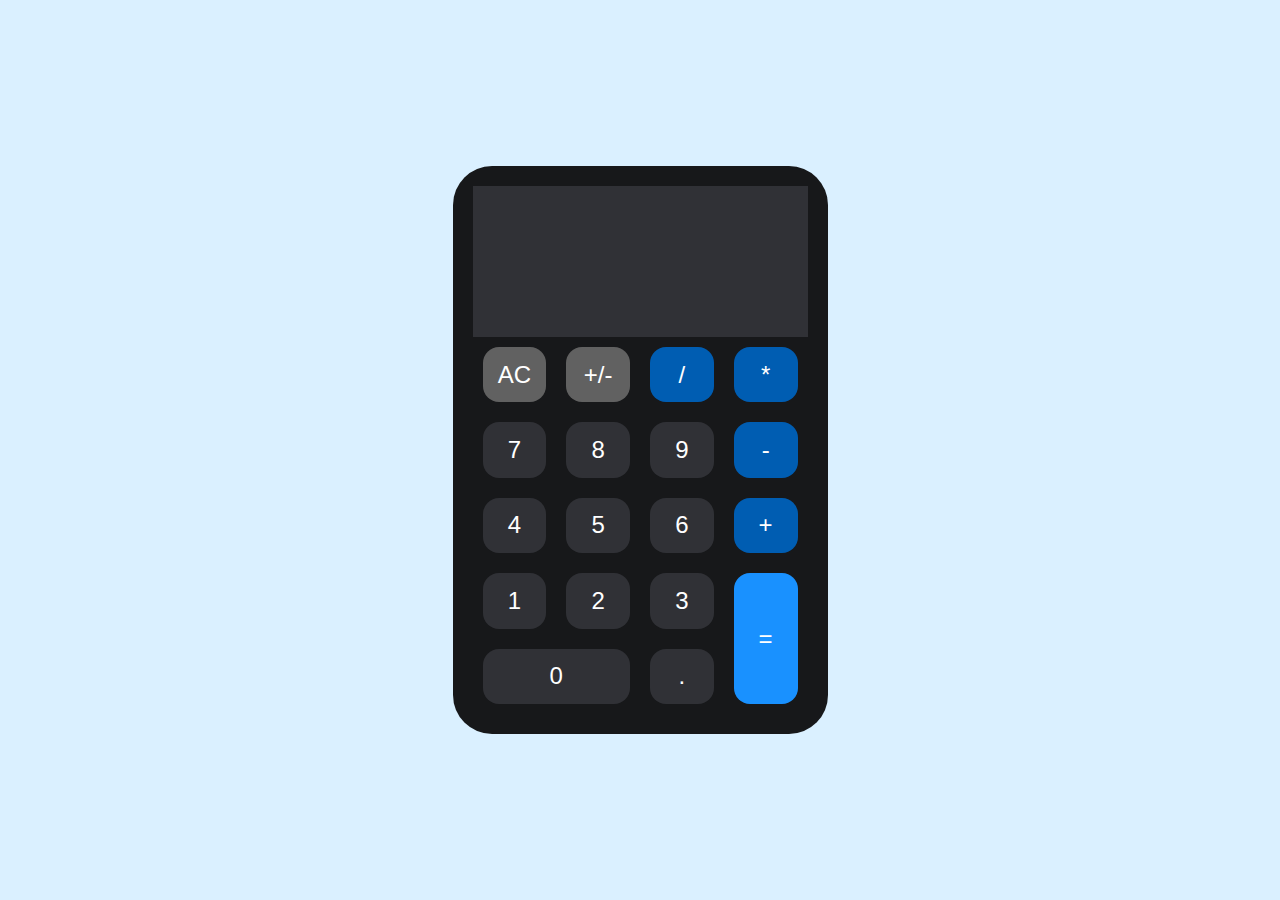
<file: CSS-Display-GRID-JS/index.html>
<!DOCTYPE html>
<html lang="pt-br">
<head>
    <meta charset="UTF-8">
    <meta http-equiv="X-UA-Compatible" content="IE=edge">
    <meta name="viewport" content="width=device-width, initial-scale=1.0">
    <link rel="stylesheet" href="./styles.css">
    <link rel="preconnect" href="https://fonts.googleapis.com">
    <link rel="preconnect" href="https://fonts.gstatic.com" crossorigin>
    <link href="https://fonts.googleapis.com/css2?family=Poppins:wght@300&display=swap" rel="stylesheet"> 
    <title>Calculadora</title>
</head>

<body>

    <div>
        <input class= "display">
        <button class="gray-button" onclick="limpaTela()">AC</button>
        <button class="gray-button" onclick="inverteSinal()">+/-</button>
        <button class="blue-button" onclick="adicionarCaracter('/')">/</button>
        <button class="blue-button" onclick="adicionarCaracter('*')">*</button>
        <button class="black-button" onclick="adicionarCaracter('7')">7</button>
        <button class="black-button" onclick="adicionarCaracter('8')">8</button>
        <button class="black-button" onclick="adicionarCaracter('9')">9</button>
        <button class="blue-button" onclick="adicionarCaracter('-')">-</button>
        <button class="black-button" onclick="adicionarCaracter('4')">4</button>
        <button class="black-button" onclick="adicionarCaracter('5')">5</button>
        <button class="black-button" onclick="adicionarCaracter('6')">6</button>
        <button class="blue-button" onclick="adicionarCaracter('+')">+</button>
        <button class="black-button" onclick="adicionarCaracter('1')">1</button>
        <button class="black-button" onclick="adicionarCaracter('2')">2</button>
        <button class="black-button" onclick="adicionarCaracter('3')">3</button>
        <button class="equal-button icon" onclick="calcular()">=</button>
        <button class="black-button zero" onclick="adicionarCaracter('0')">0</button>
        <button class="black-button" onclick="adicionarCaracter('.')">.</button>
    </div>

</body>
<script>
    
    function adicionarCaracter(caracter){
       const valorDisplay = document.querySelector(".display").value
       
        document.querySelector(".display").value = valorDisplay + caracter
    }

    function limpaTela(){
        document.querySelector(".display").value = ""
    }

    function calcular(){
        const valorDisplay = document.querySelector(".display").value
        document.querySelector(".display").value = eval(valorDisplay)
    }

    function inverteSinal(){
        const valorDisplay = document.querySelector(".display").value
        document.querySelector(".display").value = valorDisplay * -1
    }

</script>
</html>
</file>
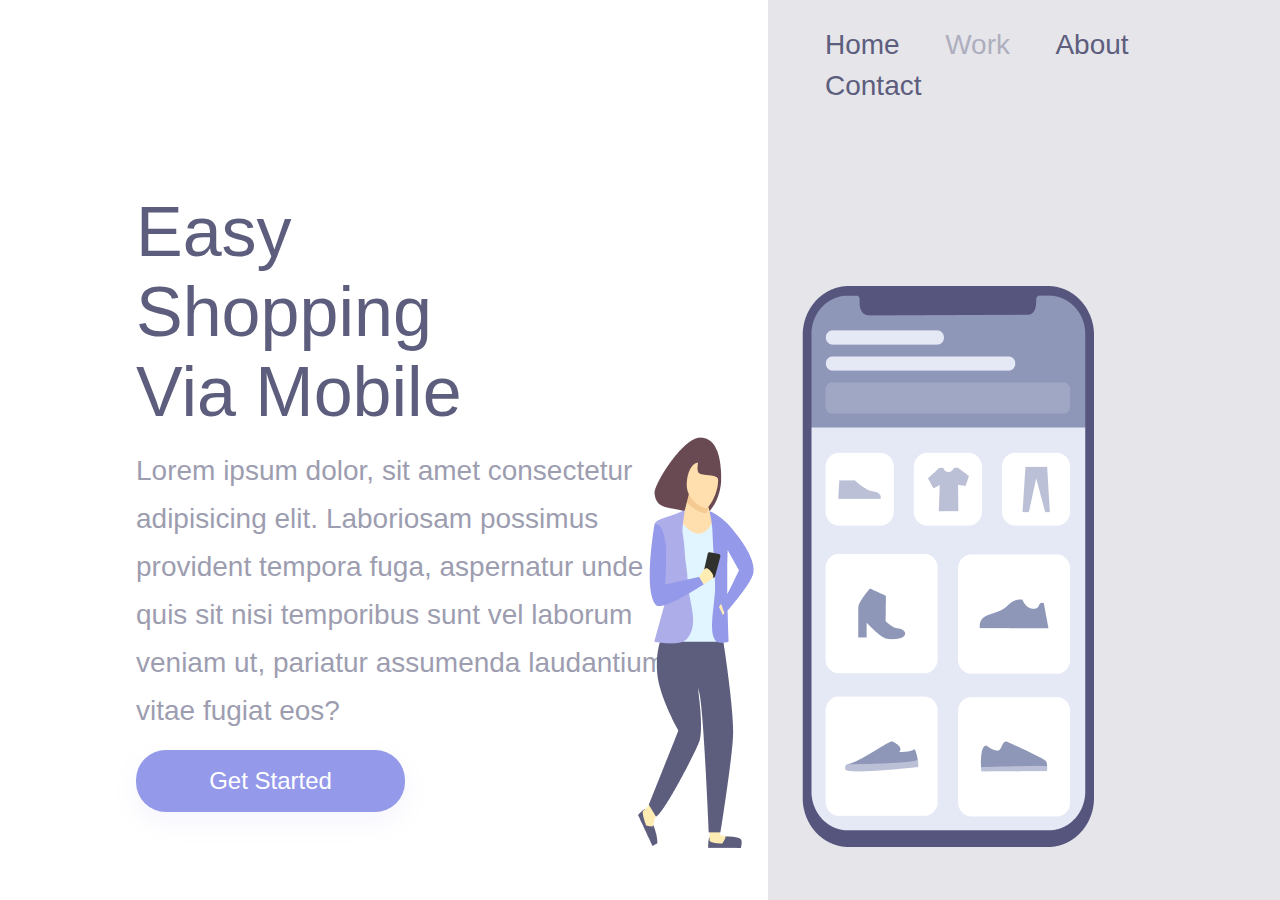
<file: CSS-RESPONSIVO/index.html>
<!DOCTYPE html>
<html lang="en">
<head>
    <meta charset="UTF-8">
    <meta http-equiv="X-UA-Compatible" content="IE=edge">
    <meta name="viewport" content="width=device-width, initial-scale=1.0">
    <link rel="stylesheet" href="./styles.css">
    <link rel="preconnect" href="https://fonts.googleapis.com">
    <link rel="preconnect" href="https://fonts.gstatic.com" crossorigin>
    <link href="https: //fonts.googleapis.com/css2? family= Oswald & display=swap" rel="stylesheet">
    <title>CSS-Responsivo-1</title>
</head>
<body>
    <div class="contaner">
        <section class="contaner-left">
            <h1>Easy Shopping Via Mobile</h1>
            <p>Lorem ipsum dolor, sit amet consectetur adipisicing elit. Laboriosam possimus provident tempora fuga, aspernatur unde quis sit nisi temporibus sunt vel laborum veniam ut, pariatur assumenda laudantium vitae fugiat eos?</p>
            <button>Get Started</button>
        </section>

        <section class="contaner-right">
            <header>
                <a>Home</a>
                <a>Work</a>
                <a>About</a>
                <a>Contact</a>
            </header>    
            <img src="./img/Illustration-3-3.png">
        </section>
    </div>    
</body>
</html>
</file>
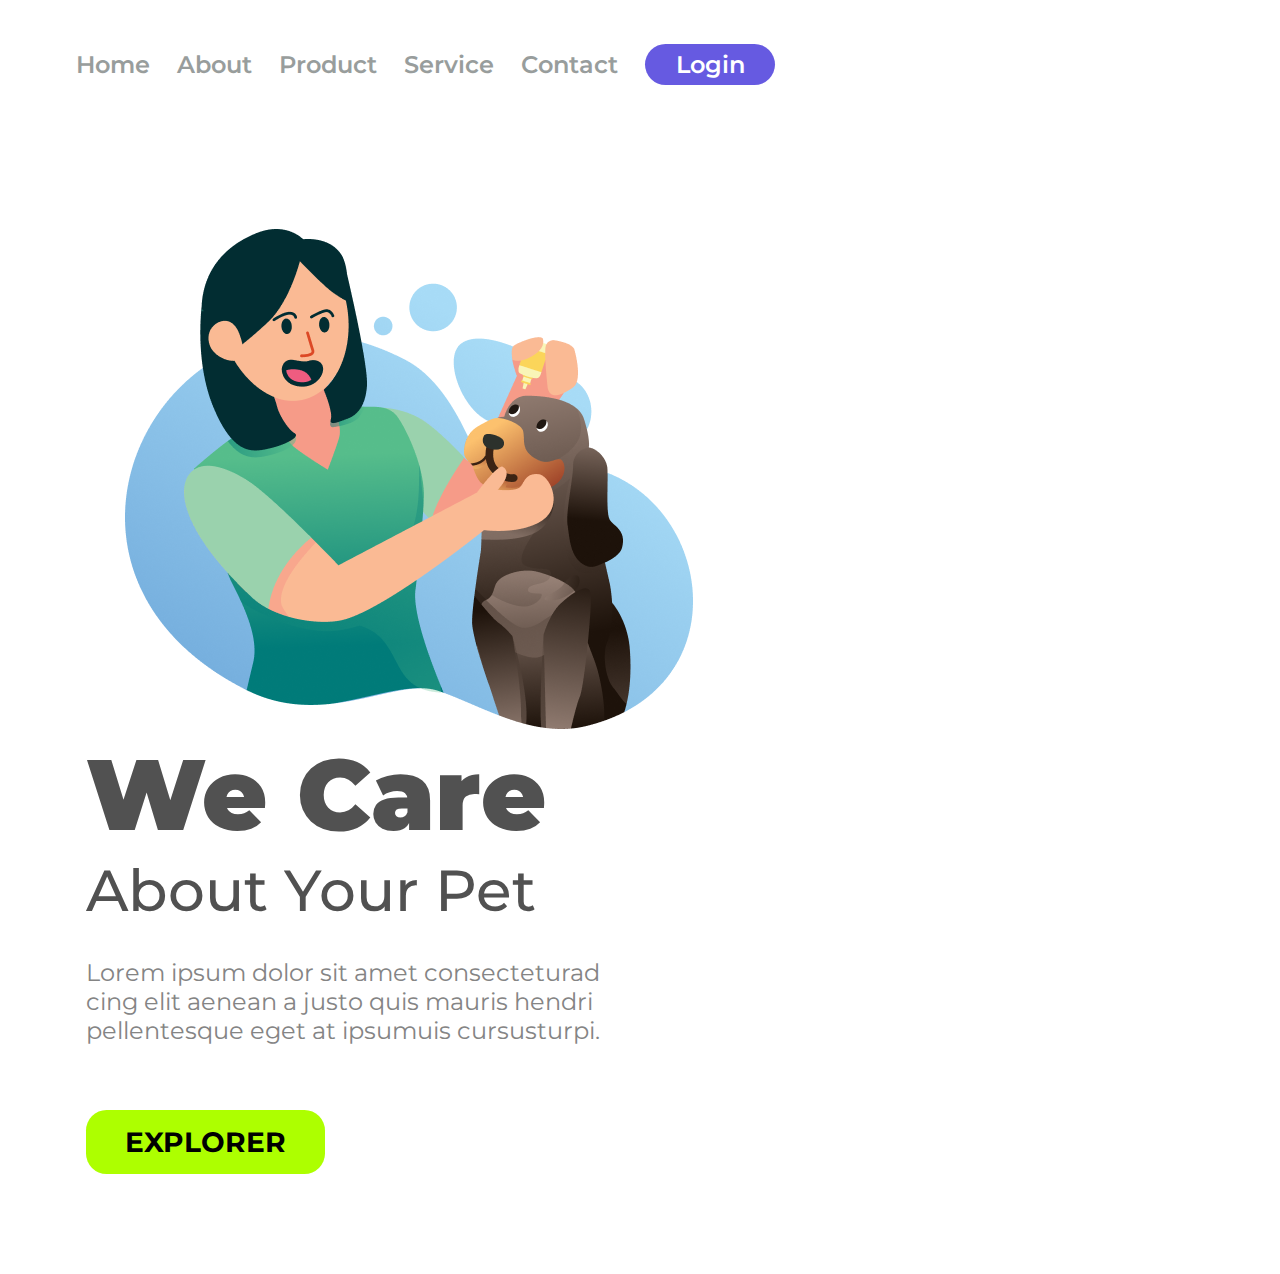
<file: CSS1/index.html>
<!DOCTYPE html>
<html lang="pt-br">

<head>

    <meta charset="UTF-8">
    <meta http-equiv="X-UA-Compatible" content="IE=edge">
    <meta name="viewport" content="width=device-width, initial-scale=1.0">
    <link rel="stylesheet" href="./styles.css">  
    <link rel="preconnect" href="https://fonts.googleapis.com">
    <link rel="preconnect" href="https://fonts.gstatic.com" crossorigin>
    <link href="https://fonts.googleapis.com/css2?family=Montserrat:wght@400;500;600;700;900&display=swap" rel="stylesheet">
    <title>WE CARE</title>

</head>

<body>
    <header>
        <a class="link-header">Home</a>
        <a class="link-header">About</a>
        <a class="link-header">Product</a>
        <a class="link-header">Service</a>
        <a class="link-header">Contact</a>
        <button class="button-login">Login</button>
    </header>

    <main>
        <img src="./img/WE CARE.png" alt="wecarelogo" class="img" >
        
        <div>
            <h1>We Care</h1>
            <h2>About Your Pet</h2>
            <p>Lorem ipsum dolor sit amet consecteturad
                cing elit aenean a justo quis mauris hendri
                pellentesque eget at ipsumuis cursusturpi.</p>
            <button class="button-main">EXPLORER</button>
        </div>
    </main>

</body>

</html>
</file>
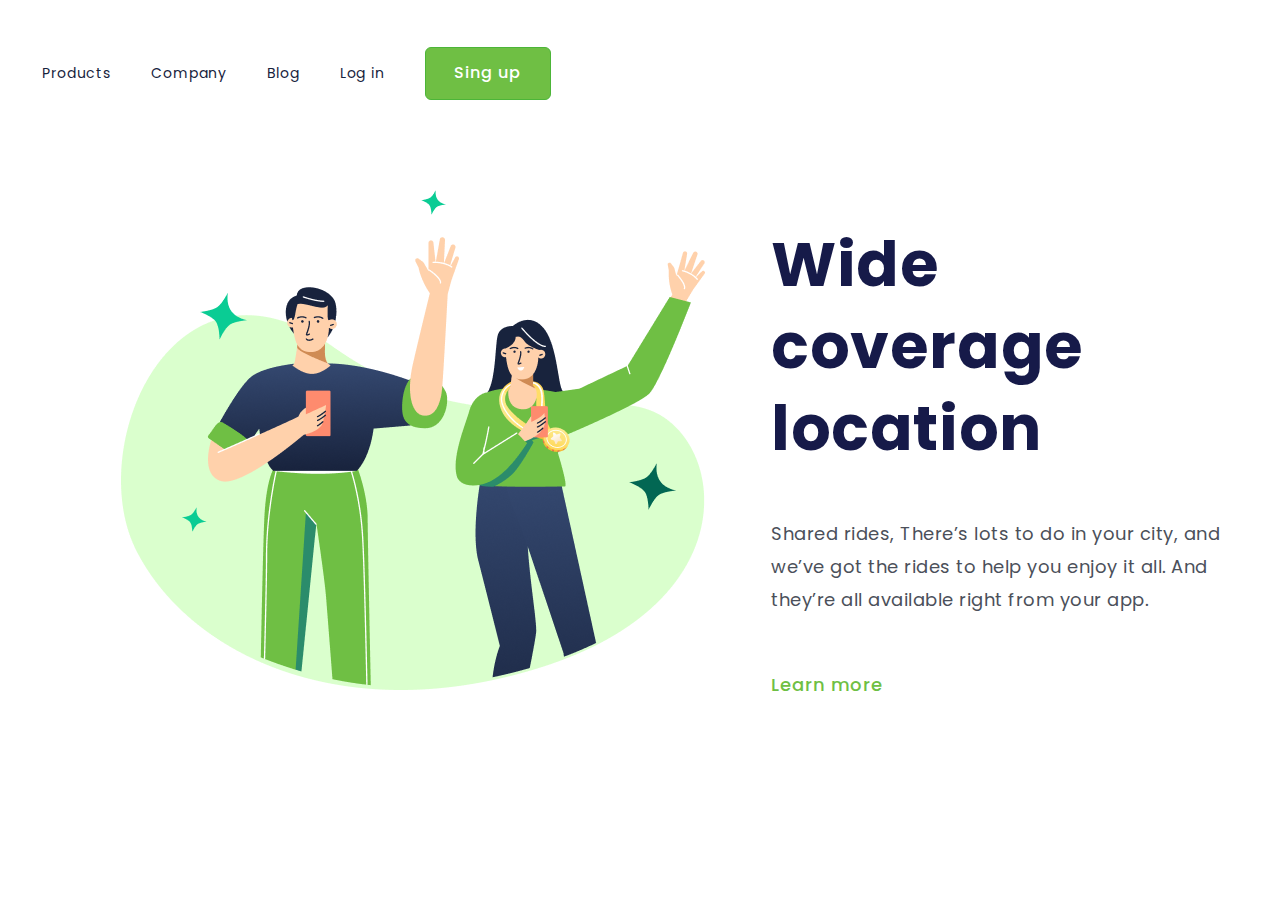
<file: CSS2/index.html>
<!DOCTYPE html>
<html lang="pt-br">
<head>
    <meta charset="UTF-8">
    <meta http-equiv="X-UA-Compatible" content="IE=edge">
    <meta name="viewport" content="width=device-width, initial-scale=1.0">
    <link rel="stylesheet" href="./styles.css">
    <link rel="preconnect" href="https://fonts.googleapis.com">
    <link rel="preconnect" href="https://fonts.gstatic.com" crossorigin>
    <link href="https://fonts.googleapis.com/css2?family=Poppins:wght@400;500;700&display=swap" rel="stylesheet">
    <title>Desafio CSS</title>
</head>

<body>
    <header>
        <a class="link-header">Products</a>
        <a class="link-header">Company</a>
        <a class="link-header">Blog</a>
        <a class="link-header">Log in</a>
        <button class="button-header">Sing up</button>
    </header>
    <main>
        <img src="./img/img.png">

        <div>
            <h1>Wide coverage location</h1>
            <p>Shared rides, There’s lots to do in your city, and we’ve got the rides to help you enjoy it all. And they’re all available right from your app.</p>
            <button class="button-fin">Learn more</button>
        </div>
    </main>

</body>

</html>
</file>
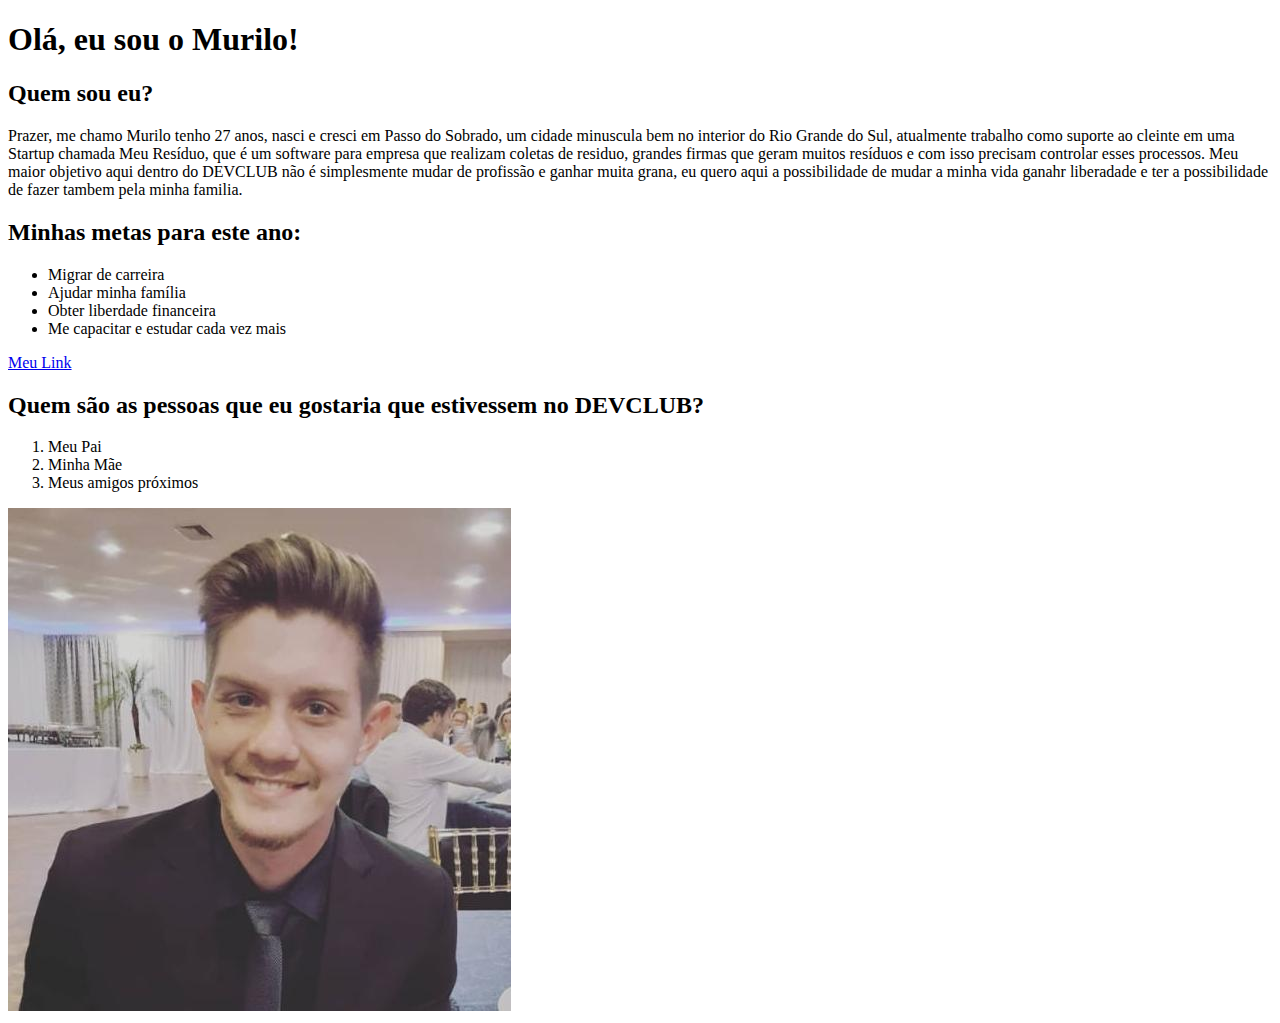
<file: HTML/index.html>
<!DOCTYPE html>
<html lang="pt-br">
<head>
    <meta charset="UTF-8">
    <meta http-equiv="X-UA-Compatible" content="IE=edge">
    <meta name="viewport" content="width=device-width, initial-scale=1.0">
    <title>Desafio-1</title>
</head>
<body>
    <h1>Olá, eu sou o Murilo!</h1>
    
    <h2>Quem sou eu?</h2>

    <p>Prazer, me chamo Murilo tenho 27 anos, nasci e cresci em Passo do Sobrado, um cidade minuscula bem no interior do Rio Grande do Sul,
        atualmente trabalho como suporte ao cleinte em uma Startup chamada Meu Resíduo, que é um software para empresa que realizam coletas de residuo,
        grandes firmas que geram muitos resíduos e com isso precisam controlar esses processos.
        Meu maior objetivo aqui dentro do DEVCLUB não é simplesmente mudar de profissão e ganhar muita grana, eu quero aqui a possibilidade de mudar a minha vida
        ganahr liberadade e ter a possibilidade de fazer tambem pela minha familia.
    </p>
    <h2>Minhas metas para este ano:</h2>
    <ul>
       <li>Migrar de carreira</li>
       <li>Ajudar minha família</li>
       <li>Obter liberdade financeira</li>
       <li>Me capacitar e estudar cada vez mais</li>
    </ul>
    <a href="https://www.linkedin.com/in/muriloak/" target="_blank">Meu Link</a>
    <br>
    <h2>Quem são as pessoas que eu gostaria que estivessem no DEVCLUB?</h2>
    <ol>
        <li>Meu Pai</li>
        <li>Minha Mãe</li>
        <li>Meus amigos próximos</li>
    </ol>
    <img src="./Murilo.jpg">

</body>
</html>
</file>
<file: CSS-Display-GRID-JS/styles.css>
* {
    padding: 0;
    margin: 0;
    box-sizing: border-box;
}

body {
    background: #daf0ff;
    height: 100vh;
    width: 100vw;
    display: grid;
    justify-content: center;
    align-items: center;
    font-family: 'Poppins', sans-serif;
    color: #FFFFFF;
}

div {
    background: linear-gradient(191.34deg, #17181A -4.95%, #17181A 103.74%);
    border-radius: 39px;
    width: 375px;
    height: 568px;
    display: grid;
    grid-template-columns: repeat(4, 1fr);
    grid-template-rows: repeat(7, 1fr);
    padding: 20px;
}

input {
    font-size: 20px;
    grid-column: 1/5;
    grid-row: 1/3;
    background: #303136;
    border: none;
    outline: none;
    text-align: right;
}

button {
    font-size: 24px;
    border-radius: 16px;
    border: none;
    margin: 10px;
    cursor: pointer;
    color: #FFFFFF;
}

button:hover {
    opacity: 0.8;
}

button:active {
    opacity: 0.6;
}

.black-button {
    background: #303136;
}

.blue-button{
    background: #005DB2;
}

.equal-button {
    background: #1991FF;
}

.gray-button {
    background: #616161;
}

.zero {
    grid-column: 1/3;
}

.icon {
    grid-row: 6/8;
    grid-column: 4/5;
}
</file>
<file: CSS-RESPONSIVO/styles.css>
* {
    margin: 0;
    padding: 0;
    box-sizing: border-box;
    font-family: 'Oswald', sans-serif;
    font-weight: 400;
    color: #5D5D7D;
}

.contaner {
    width: 100vw;
    height: 100vh;
}

.contaner-left {
    display: inline-block;
    width: 60%;
    padding-left: 136px;
    margin-top: 15%;
}

.contaner-right {
    display: inline-block;
    background-color: rgba(93,93,125,0.16);
    height: 100vh;
    width: 40%;
    position: absolute;
}

img {
    position: relative;
    top: 20%;
    right: 130px;
}

h1 {
    font-size: 70px;
    line-height: 80px;
    width: 368px;
}

p {
    width: 540px;
    font-size: 28px;
    line-height: 48px;
    opacity: 0.6;
    margin: 15px 0;
}

button {
    width: 269px;
    height: 62px;
    background: #9499EA;
    box-shadow: 0px 10px 24px rgba(148, 153, 234, 0.0979959);
    border: none;
    border-radius: 30px;
    font-size: 24px;
    line-height: 36px;
    text-align: center;
    color: #FFFFFF;
    cursor: pointer;
}

button:hover {
    opacity: 0.8;
}

buttom:active {
    opacity: 0.5;
}

a {
    font-size: 28px;
    line-height: 41px;
    color: #5D5D7D;
    margin-right: 41px;
    cursor: pointer;
}

a:nth-child(2) {
    opacity: 0.4;
}

a:hover {
    opacity: 0.4;
}

a:active {
    opacity: 0.8;
}

header {
    margin: 24px 0 0 57px;
}

@media screen and (max-width: 900px) {
    
    .contaner-left{
        width: 100%;
        height: 50%;
        padding: 0;
        margin: 0;
    }

    .contaner-right{
        display: block;
        height: auto;
        width: 100%;
        position: static;
        padding: 40px;
    }

    img {
        position: static;
        max-width: 90%;
    }

    header {
        display: none;
    }

    h1 {
        font-size: 36px;
        line-height: 52px;
        width: auto;
        margin: 58px 50px 0 50px;
        text-align: center;
    }

    p {
        margin: 15px 40px;
        width: auto;
        text-align: center;
        font-size: 14px;
        line-height: 24px;
    }

    button {
        margin: 0 auto;
        display: block;
    }
    
}

@media screen and (max-width: 380px) {
    .contaner-left{
        height: 70%;
    }
}
</file>
<file: CSS1/styles.css>
*{
    font-family: 'Montserrat', sans-serif;
    margin: 0;
    padding: 0;
    box-sizing: border-box;
}

header {
    margin: 44px 0 144px 76px;    
}

.link-header{
    font-weight: 600;
    font-size: 24px;
    line-height: 29px;
    color: #989D9C;
    cursor: pointer;
    margin-right: 23px;
}

.button-login{
    background: #665AE1;
    border-radius: 20.5px;
    width: 130px;
    height: 41px;
    border: none;
    font-weight: 600;
    font-size: 24px;
    line-height: 29px;
    color: #FFFFFF;
    cursor: pointer;
}

.img {
    width: 568px;
    height: 500px;
    margin-left: 125px;
    display: inline-block;
}

div {
    display: inline-block;
    margin-left: 86px;
    margin-bottom: 100px;
}

h1{
    font-weight: 900;
    font-size: 100px;
    line-height: 122px;
    color: #515151;
}

h2 {
    font-weight: 500;
    font-size: 58px;
    line-height: 71px;
    color: #515151;
}

p{
    width: 515px;
    font-weight: 400;
    font-size: 24px;
    line-height: 29px;
    color: #848484;
    margin-top: 32px;
    margin-bottom: 65px;
}

.button-main {
    background: #ADFF00;
    border-radius: 20.5px;
    Width:239px;
    height: 64px;
    cursor: pointer;
    border: none;
    font-weight: 700;
    font-size: 28px;
    line-height: 34px;
    color: #000000;
}
</file>
<file: CSS2/styles.css>
*{
    font-family: 'Poppins', sans-serif;
    margin: 0;
    padding: 0;
    box-sizing: border-box;
}

header {
    margin: 47px 0 90px 42px;
    cursor: pointer;
}

.link-header {
    font-weight: 400;
    font-size: 14px;
    line-height: 21px;
    text-align: center;
    letter-spacing: 0.875px;
    color: #17233D;
    margin-right: 36px;
}

.button-header {
    background: #6FBF44;
    border: 1px solid #4CB538;
    border-radius: 6px;
    font-weight: 500;
    font-size: 16px;
    line-height: 24px;
    letter-spacing: 1px;
    color: #FFFFFF;
    padding: 13px 29px 14px 28px;
}

div { 
    display: inline-block;
    width: 493px;
}

img {
    margin-left: 121px;
    margin-right: 50px;
    display: inline-block;
}

h1 {
    font-weight: 700;
    font-size: 62px;
    line-height: 82px;
    letter-spacing: 0.596154px;
    color: #161A49;
}

p {
    font-weight: 400;
    font-size: 18px;
    line-height: 33px;
    letter-spacing: 0.5px;
    color: #4B505A;
    margin-top: 47px;
    margin-bottom: 55px;
}

.button-fin {
    height: 27px;
    left: 55.62%;
    right: 36.6%;
    top: calc(50% - 27px/2 + 296.5px);
    font-weight: 500;
    font-size: 18px;
    line-height: 27px;
    letter-spacing: 1px;
    color: #6FBF44;
    border: none;
    margin-bottom: 150px;
    background: transparent;
}

@media screen and (max-width:1200px) {
    body{
        overflow: auto;
    } 
}


@media screen and (max-width:400px) {

    header {
        display:inline-block;
        position: center;
        margin: 10px 30px;
    }

    .link-header {
        font-weight: 100;
        font-size: 10px;
        line-height: 21px;
        text-align: center;
        letter-spacing: 0.875px;
        color: #17233D;
        margin-right: 15px;
    }

    .button-header {
        background: #6FBF44;
        border: 1px solid #4CB538;
        border-radius: 6px;
        font-weight: 100;
        font-size: 10px;
        line-height: 21px;
        letter-spacing: 1px;
        color: #FFFFFF;
        padding: 6px 14px 7px 14px;
    }

    img {
        position:absolute;
        width: auto;
        height: 280px;
        margin-top: 450px;
        margin-left: 30px;
        margin-right: auto;
    }

    div {
        margin: auto;
    }

    h1 {
        font-weight: 700;
        font-size: 25px;
        line-height: 82px;
        letter-spacing: 0.596154px;
        color: #161A49;
        margin-left: 10%;
        display: inline-block;
    }

    P {
        font-weight: 400;
        font-size: 18px;
        line-height: 33px;
        letter-spacing: 0.5px;
        color: #4B505A;
        width: 65%;
        margin-left: 8%;
        text-align: center;
        display: inline-block;
    }

    .button-fin {
        display: block;
        position: center;
        margin-left: 30%;
    }


}
</file>
